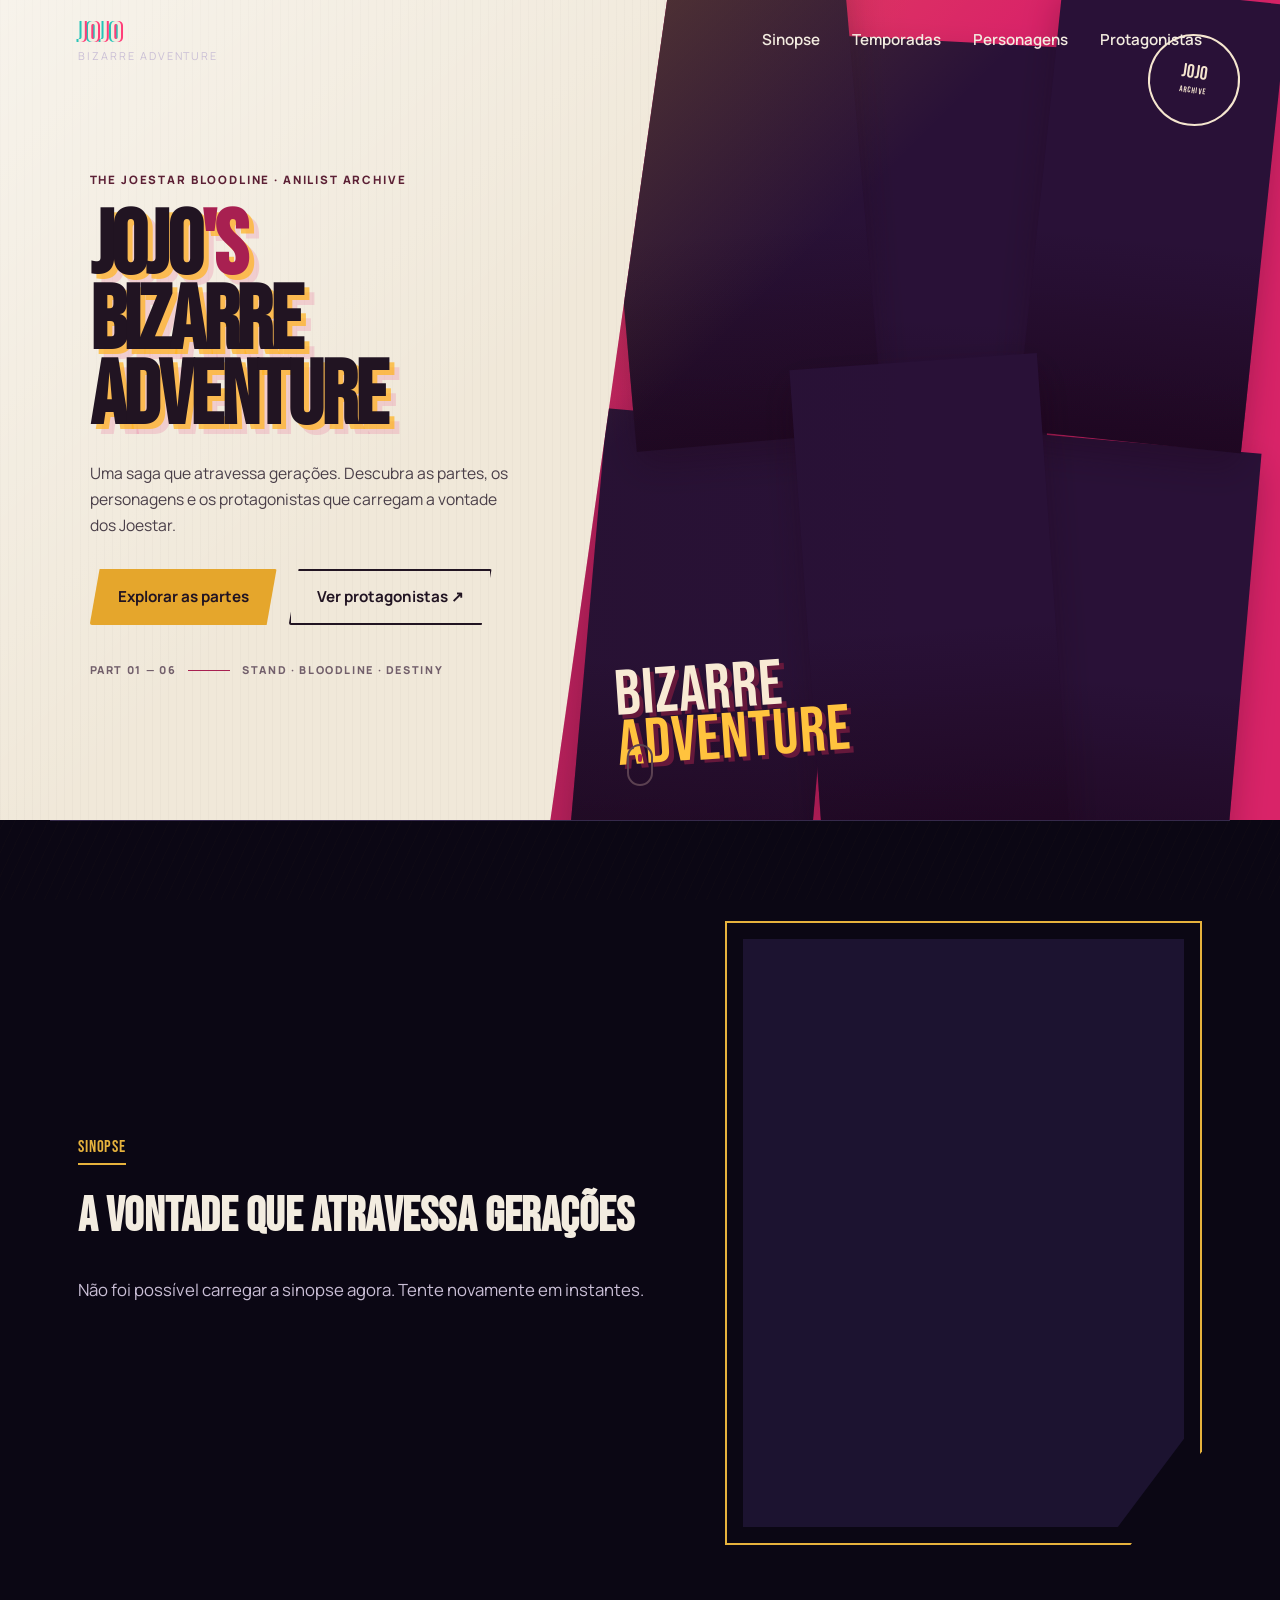
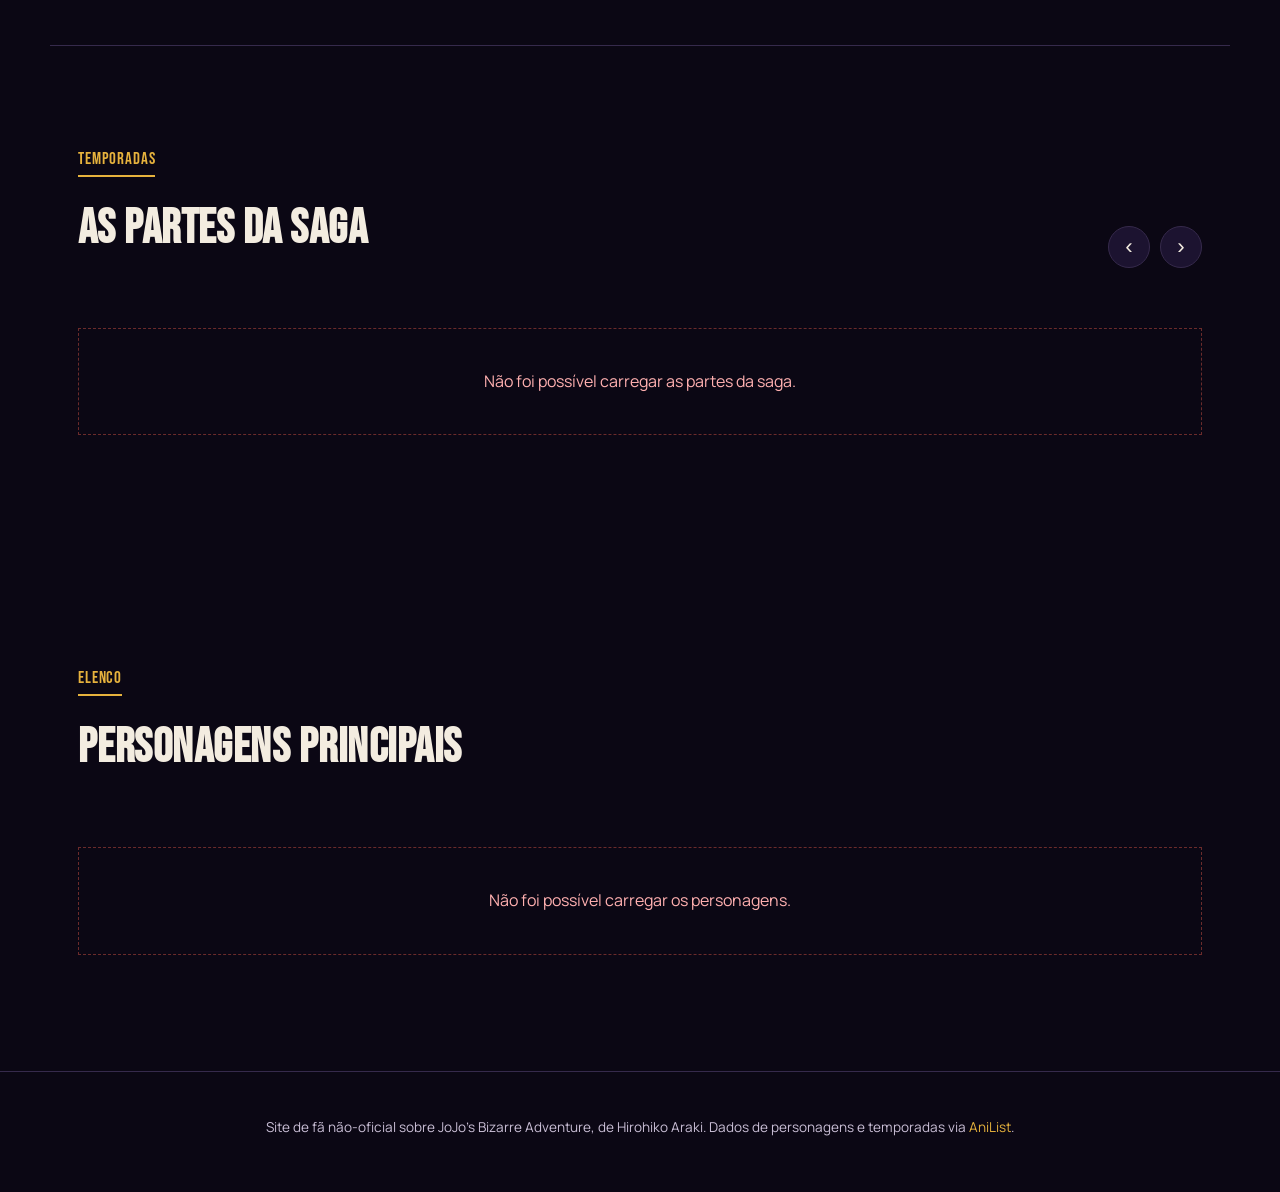
<file: index.html>
<!doctype html>
<html lang="pt-BR">
  <head>
    <meta charset="UTF-8" />
    <meta name="viewport" content="width=device-width, initial-scale=1.0" />
    <meta
      name="description"
      content="Site sobre JoJo's Bizarre Adventure — sinopse, partes da saga e personagens, com dados ao vivo da AniList."
    />
    <title>JoJo's Bizarre Adventure — Guia da Saga</title>
    <link rel="preconnect" href="https://fonts.googleapis.com" />
    <link rel="preconnect" href="https://fonts.gstatic.com" crossorigin />
    <link
      href="https://fonts.googleapis.com/css2?family=Bebas+Neue&family=Manrope:wght@400;500;600;700;800&display=swap"
      rel="stylesheet"
    />
    <link rel="stylesheet" href="./style.css" />
    <script src="./script.js" defer></script>
  </head>
  <body>
    <div class="textura-fundo" aria-hidden="true"></div>

    <header class="cabecalho" id="cabecalho">
      <div class="cabecalho__conteudo">
        <a href="#topo" class="marca">
          <span class="marca__aura">JOJO</span>
          <span class="marca__sub">Bizarre Adventure</span>
        </a>

        <nav class="navegacao" id="navegacao">
          <a href="#sinopse">Sinopse</a>
          <a href="#temporadas">Temporadas</a>
          <a href="#personagens">Personagens</a>
          <a href="./protagonistas.html">Protagonistas</a>
        </nav>

        <button
          class="botao-menu"
          id="botaoMenu"
          aria-expanded="false"
          aria-controls="navegacao"
          aria-label="Abrir menu de navegação"
        >
          <span></span><span></span><span></span>
        </button>
      </div>
    </header>

    <main id="topo">
      <section class="hero hero--editorial" id="hero" aria-label="Abertura">
        <div class="hero__fundo-grafico" aria-hidden="true"></div>
        <div class="hero__conteudo">
          <p class="hero__selo">THE JOESTAR BLOODLINE · ANILIST ARCHIVE</p>
          <h1 class="hero__titulo">
            JOJO<span class="hero__titulo-marca">'S</span><br />
            BIZARRE<br />
            ADVENTURE
          </h1>
          <p class="hero__descricao">
            Uma saga que atravessa gerações. Descubra as partes, os personagens e os protagonistas que carregam a vontade dos Joestar.
          </p>
          <div class="hero__acoes">
            <a href="#temporadas" class="botao botao--primario">Explorar as partes</a>
            <a href="./protagonistas.html" class="botao botao--secundario">Ver protagonistas ↗</a>
          </div>
          <div class="hero__assinatura">PART 01 — 06 <span></span> STAND · BLOODLINE · DESTINY</div>
        </div>

        <div class="hero__collage" id="heroCollage" aria-label="Personagens da saga">
          <div class="hero__painel hero__painel--a"></div>
          <div class="hero__painel hero__painel--b"></div>
          <div class="hero__painel hero__painel--c"></div>
          <div class="hero__painel hero__painel--d"></div>
          <div class="hero__painel hero__painel--e"></div>
          <div class="hero__painel hero__painel--f"></div>
          <div class="hero__colagem-titulo">BIZARRE<br /><span>ADVENTURE</span></div>
          <div class="hero__badge">JOJO<br /><small>ARCHIVE</small></div>
        </div>

        <a href="#sinopse" class="hero__rolar" aria-label="Rolar para a sinopse"><span></span></a>
      </section>

      <section class="sinopse" id="sinopse" aria-labelledby="sinopse-titulo">
        <div class="sinopse__texto">
          <span class="rotulo-secao">Sinopse</span>
          <h2 id="sinopse-titulo">A vontade que atravessa gerações</h2>
          <p id="sinopseConteudo" class="sinopse__paragrafo">
            Carregando sinopse da AniList...
          </p>
          <div class="sinopse__meta" id="sinopseMeta" aria-hidden="true"></div>
        </div>
        <div class="sinopse__moldura">
          <div class="sinopse__imagem" id="sinopseImagem"></div>
        </div>
      </section>

      <section class="temporadas" id="temporadas" aria-labelledby="temporadas-titulo">
        <div class="secao-cabecalho">
          <div>
            <span class="rotulo-secao">Temporadas</span>
            <h2 id="temporadas-titulo">As partes da saga</h2>
          </div>
          <div class="carrossel-controles">
            <button class="carrossel-seta" id="setaEsquerda" aria-label="Parte anterior">‹</button>
            <button class="carrossel-seta" id="setaDireita" aria-label="Próxima parte">›</button>
          </div>
        </div>
        <div class="carrossel" id="carrosselTemporadas" tabindex="0">
          <p class="mensagem-carregando">Carregando partes da saga...</p>
        </div>
      </section>

      <section class="personagens" id="personagens" aria-labelledby="personagens-titulo">
        <div class="secao-cabecalho">
          <div>
            <span class="rotulo-secao">Elenco</span>
            <h2 id="personagens-titulo">Personagens principais</h2>
          </div>
        </div>
        <div class="grade-personagens" id="gradePersonagens" aria-live="polite">
          <p class="mensagem-carregando">Carregando personagens...</p>
        </div>
      </section>
    </main>

    <footer class="rodape">
      <p>
        Site de fã não-oficial sobre JoJo's Bizarre Adventure, de Hirohiko Araki.
        Dados de personagens e temporadas via
        <a href="https://anilist.co" target="_blank" rel="noopener noreferrer">AniList</a>.
      </p>
    </footer>

    <div class="modal" id="modalPersonagem" role="dialog" aria-modal="true" aria-labelledby="modalNome" hidden>
      <div class="modal__fundo" id="modalFundo"></div>
      <div class="modal__caixa">
        <button class="modal__fechar" id="modalFechar" aria-label="Fechar">×</button>
        <div class="modal__imagem" id="modalImagem"></div>
        <div class="modal__conteudo">
          <p class="modal__nome-nativo" id="modalNomeNativo"></p>
          <h3 id="modalNome"></h3>
          <div class="modal__dados" id="modalDados"></div>
          <p class="modal__descricao" id="modalDescricao"></p>
          <a
            href="#"
            id="modalLink"
            class="modal__link"
            target="_blank"
            rel="noopener noreferrer"
            >Ver perfil completo na AniList →</a
          >
        </div>
      </div>
    </div>
  </body>
</html>
</file>
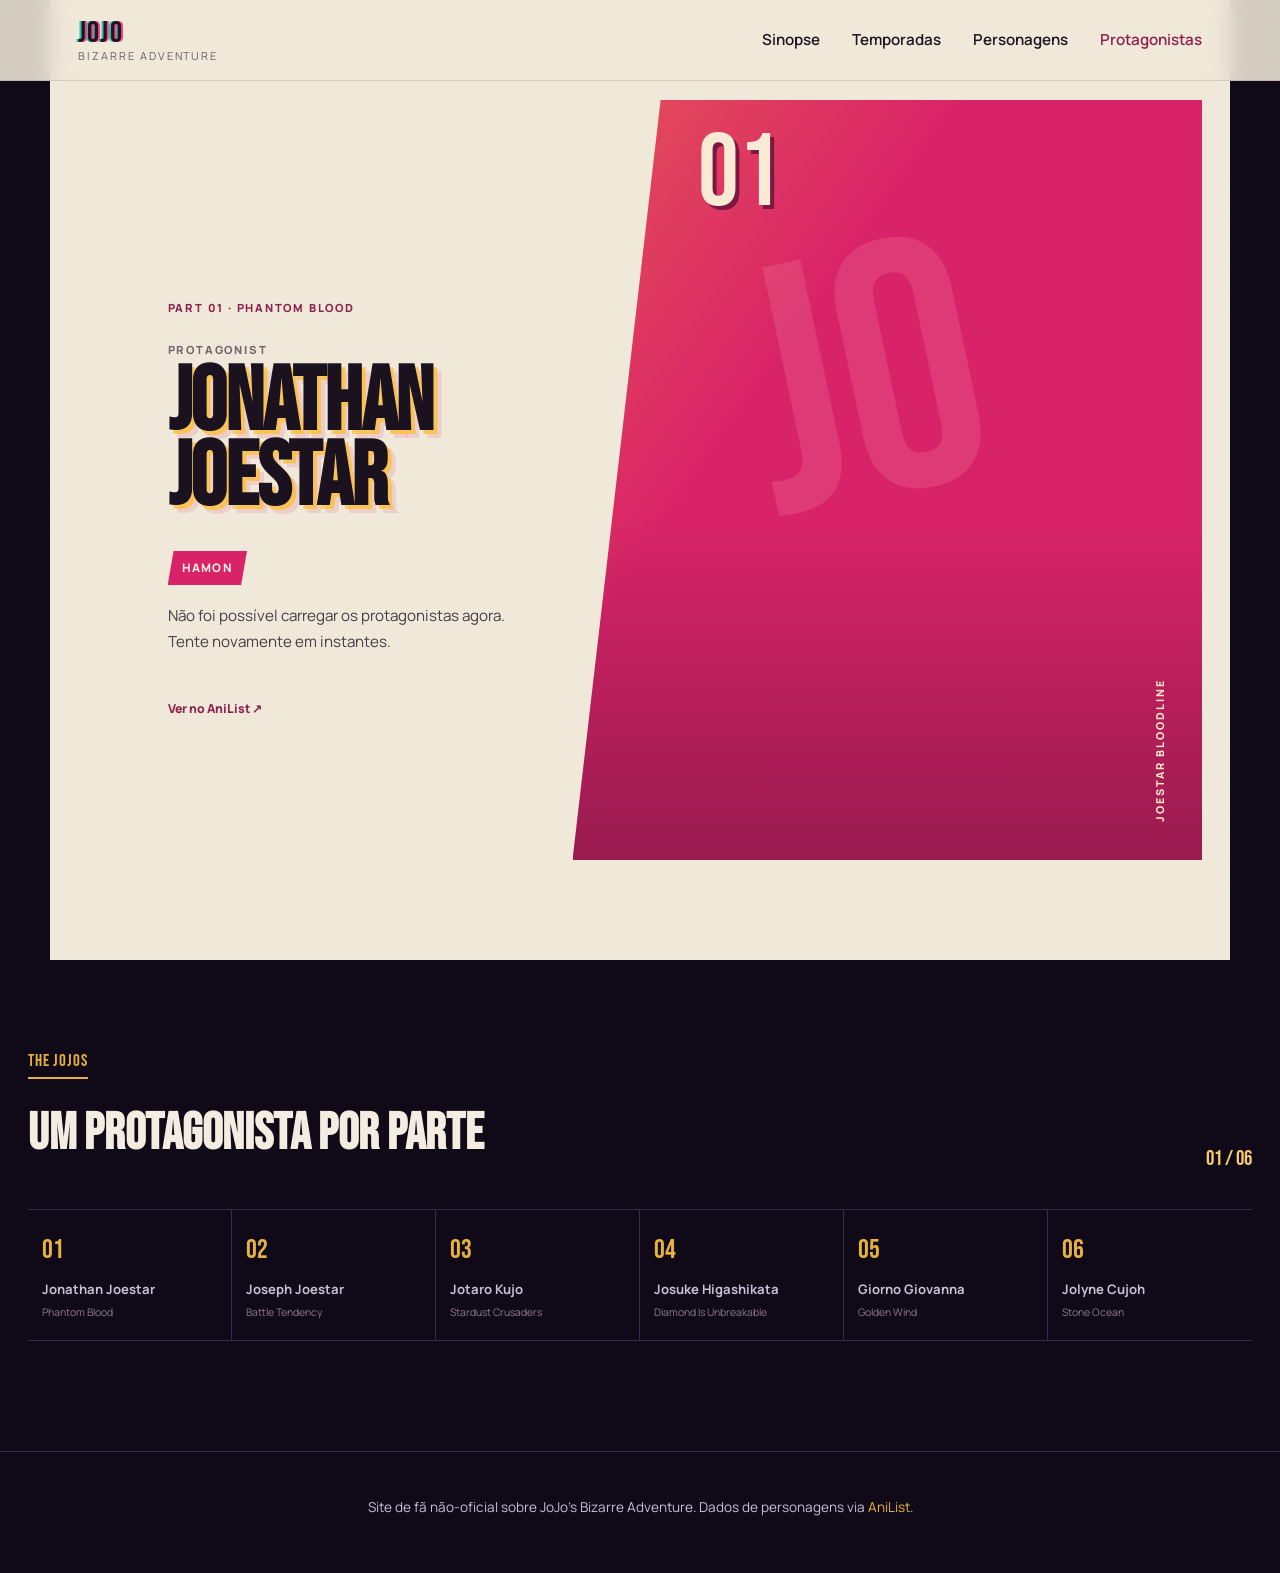
<file: protagonistas.html>
<!doctype html>
<html lang="pt-BR">
<head>
  <meta charset="UTF-8" />
  <meta name="viewport" content="width=device-width, initial-scale=1.0" />
  <meta name="description" content="Protagonistas das partes animadas de JoJo's Bizarre Adventure." />
  <title>JoJo — Protagonistas</title>
  <link rel="preconnect" href="https://fonts.googleapis.com" />
  <link rel="preconnect" href="https://fonts.gstatic.com" crossorigin />
  <link href="https://fonts.googleapis.com/css2?family=Bebas+Neue&family=Manrope:wght@400;500;600;700;800&display=swap" rel="stylesheet" />
  <link rel="stylesheet" href="./style.css" />
  <link rel="stylesheet" href="./protagonistas.css" />
  <script src="./protagonistas.js" defer></script>
</head>
<body class="pagina-protagonistas">
  <div class="textura-fundo" aria-hidden="true"></div>
  <header class="cabecalho" id="cabecalho">
    <div class="cabecalho__conteudo">
      <a href="./index.html" class="marca">
        <span class="marca__aura">JOJO</span>
        <span class="marca__sub">Bizarre Adventure</span>
      </a>
      <nav class="navegacao" id="navegacao">
        <a href="./index.html#sinopse">Sinopse</a>
        <a href="./index.html#temporadas">Temporadas</a>
        <a href="./index.html#personagens">Personagens</a>
        <a href="./protagonistas.html" aria-current="page">Protagonistas</a>
      </nav>
      <button class="botao-menu" id="botaoMenu" aria-expanded="false" aria-controls="navegacao" aria-label="Abrir menu de navegação"><span></span><span></span><span></span></button>
    </div>
  </header>

  <main class="protagonistas-main">
    <section class="protagonista-hero" aria-label="Protagonistas de JoJo">
      <div class="protagonista-hero__texto">
        <p class="protagonista-hero__eyebrow" id="protagonistaParte">PART 01 · PHANTOM BLOOD</p>
        <p class="protagonista-hero__rotulo">PROTAGONIST</p>
        <h1 id="protagonistaNome">Jonathan Joestar</h1>
        <p class="protagonista-hero__nativo" id="protagonistaNativo"></p>
        <p class="protagonista-hero__stand" id="protagonistaStand">HAMON</p>
        <p class="protagonista-hero__descricao" id="protagonistaDescricao">Carregando informações da AniList...</p>
        <div class="protagonista-dados" id="protagonistaDados"></div>
        <a class="protagonista-link" id="protagonistaLink" href="#" target="_blank" rel="noopener noreferrer">Ver no AniList ↗</a>
      </div>
      <div class="protagonista-hero__visual">
        <div class="protagonista-hero__numero" id="protagonistaNumero">01</div>
        <div class="protagonista-hero__faixa">JOESTAR BLOODLINE</div>
        <div class="protagonista-hero__imagem" id="protagonistaImagem"></div>
        <div class="protagonista-hero__grafismo" aria-hidden="true">JO</div>
      </div>
    </section>

    <section class="seletor-protagonistas" aria-label="Escolha uma parte">
      <div class="seletor-protagonistas__cabecalho">
        <div>
          <span class="rotulo-secao">The JoJos</span>
          <h2>Um protagonista por parte</h2>
        </div>
        <span class="seletor-protagonistas__contador" id="contador">01 / 06</span>
      </div>
      <div class="protagonista-tabs" id="protagonistaTabs"></div>
    </section>
  </main>

  <footer class="rodape">
    <p>Site de fã não-oficial sobre JoJo's Bizarre Adventure. Dados de personagens via <a href="https://anilist.co" target="_blank" rel="noopener noreferrer">AniList</a>.</p>
  </footer>
</body>
</html>
</file>
<file: style.css>
/* =========================================================
   JOJO'S BIZARRE ADVENTURE — GUIA DA SAGA
   Paleta inspirada na energia dos Stands: noite profunda,
   ouro de "Golden Wind" e magenta de "Stardust Crusaders".
   ========================================================= */

:root {
  --preto-stand: #0b0714;
  --roxo-noite: #150d24;
  --roxo-painel: #1c1330;
  --linha: #362a4c;
  --creme: #f3ece0;
  --creme-suave: #cabfd6;
  --ouro: #e6b23d;
  --ouro-forte: #f4cd6a;
  --magenta: #ff3d78;
  --ciano: #26c4b8;

  --fonte-display: "Bebas Neue", "Arial Narrow", sans-serif;
  --fonte-corpo: "Manrope", "Segoe UI", sans-serif;

  --largura-conteudo: 1180px;
}

* {
  box-sizing: border-box;
}

html {
  scroll-behavior: smooth;
  scroll-padding-top: 88px;
}

body {
  margin: 0;
  background: var(--preto-stand);
  color: var(--creme);
  font-family: var(--fonte-corpo);
  line-height: 1.6;
  -webkit-font-smoothing: antialiased;
}

@media (prefers-reduced-motion: reduce) {
  html {
    scroll-behavior: auto;
  }
  * {
    animation-duration: 0.01ms !important;
    transition-duration: 0.01ms !important;
  }
}

img {
  max-width: 100%;
  display: block;
}

a {
  color: inherit;
}

/* Textura de fundo: hachura fina lembrando trama de mangá */
.textura-fundo {
  position: fixed;
  inset: 0;
  z-index: 0;
  pointer-events: none;
  opacity: 0.5;
  background-image: repeating-linear-gradient(
    115deg,
    rgba(230, 178, 61, 0.035) 0px,
    rgba(230, 178, 61, 0.035) 1px,
    transparent 1px,
    transparent 10px
  );
}

.rotulo-secao {
  display: inline-block;
  font-family: var(--fonte-display);
  font-size: 1.05rem;
  letter-spacing: 0.05em;
  color: var(--ouro);
  border-bottom: 2px solid var(--ouro);
  padding-bottom: 2px;
  margin-bottom: 14px;
}

/* ---------------------------------------------------------
   CABEÇALHO
   --------------------------------------------------------- */
.cabecalho {
  position: fixed;
  top: 0;
  left: 0;
  right: 0;
  z-index: 40;
  background: transparent;
  transition: background-color 0.35s ease, border-color 0.35s ease, box-shadow 0.35s ease;
  border-bottom: 1px solid transparent;
}

.cabecalho.cabecalho--solido {
  background: rgba(11, 7, 20, 0.92);
  backdrop-filter: blur(10px);
  border-bottom: 1px solid var(--linha);
  box-shadow: 0 12px 30px rgba(0, 0, 0, 0.35);
}

.cabecalho__conteudo {
  max-width: var(--largura-conteudo);
  margin: 0 auto;
  padding: 18px 28px;
  display: flex;
  align-items: center;
  justify-content: space-between;
  gap: 24px;
}

.marca {
  text-decoration: none;
  display: flex;
  flex-direction: column;
  line-height: 1;
}

.marca__aura {
  font-family: var(--fonte-display);
  font-size: 1.9rem;
  color: var(--creme);
  letter-spacing: 0.04em;
  text-shadow: 2px 0 0 var(--magenta), -2px 0 0 var(--ciano);
}

.marca__sub {
  font-size: 0.68rem;
  letter-spacing: 0.18em;
  text-transform: uppercase;
  color: var(--creme-suave);
  margin-top: 3px;
}

.navegacao {
  display: flex;
  gap: 32px;
}

.navegacao a {
  text-decoration: none;
  color: var(--creme);
  font-weight: 600;
  font-size: 0.95rem;
  position: relative;
  padding: 4px 0;
}

.navegacao a::after {
  content: "";
  position: absolute;
  left: 0;
  bottom: -2px;
  height: 2px;
  width: 0;
  background: var(--ouro);
  transition: width 0.25s ease;
}

.navegacao a:hover::after,
.navegacao a:focus-visible::after {
  width: 100%;
}

.botao-menu {
  display: none;
  flex-direction: column;
  justify-content: center;
  gap: 5px;
  width: 40px;
  height: 40px;
  background: none;
  border: 1px solid var(--linha);
  border-radius: 8px;
  cursor: pointer;
  padding: 0;
}

.botao-menu span {
  display: block;
  width: 20px;
  height: 2px;
  margin: 0 auto;
  background: var(--creme);
  transition: transform 0.25s ease, opacity 0.25s ease;
}

.botao-menu[aria-expanded="true"] span:nth-child(1) {
  transform: translateY(7px) rotate(45deg);
}
.botao-menu[aria-expanded="true"] span:nth-child(2) {
  opacity: 0;
}
.botao-menu[aria-expanded="true"] span:nth-child(3) {
  transform: translateY(-7px) rotate(-45deg);
}

/* ---------------------------------------------------------
   HERO
   --------------------------------------------------------- */
.hero {
  position: relative;
  min-height: 100vh;
  display: flex;
  align-items: center;
  overflow: hidden;
  background: linear-gradient(160deg, #1a1128 0%, var(--preto-stand) 62%);
}

.hero__imagem {
  position: absolute;
  inset: 0;
  background-size: cover;
  background-position: center 20%;
  opacity: 0.55;
  filter: saturate(1.15) contrast(1.05);
  transform: scale(1.02);
}

.hero__imagem::after {
  content: "";
}

.hero__corte {
  position: absolute;
  inset: 0;
  background:
    linear-gradient(100deg, var(--preto-stand) 0%, var(--preto-stand) 30%, transparent 62%),
    linear-gradient(to top, var(--preto-stand) 0%, transparent 32%);
}

.hero__conteudo {
  position: relative;
  z-index: 2;
  max-width: var(--largura-conteudo);
  width: 100%;
  margin: 0 auto;
  padding: 140px 28px 120px;
}

.hero__selo {
  font-weight: 700;
  letter-spacing: 0.02em;
  color: var(--ouro-forte);
  margin: 0 0 18px;
  font-size: 0.95rem;
}

.hero__titulo {
  font-family: var(--fonte-display);
  font-size: clamp(3.6rem, 9vw, 7.5rem);
  line-height: 0.92;
  margin: 0 0 26px;
  color: var(--creme);
  text-shadow: 3px 3px 0 var(--magenta), 6px 6px 0 rgba(38, 196, 184, 0.55);
  max-width: 780px;
}

.hero__titulo-marca {
  color: var(--ouro-forte);
}

.hero__descricao {
  max-width: 480px;
  color: var(--creme-suave);
  font-size: 1.05rem;
  margin-bottom: 36px;
}

.hero__acoes {
  display: flex;
  gap: 18px;
  flex-wrap: wrap;
}

.botao {
  display: inline-flex;
  align-items: center;
  gap: 8px;
  padding: 14px 26px;
  border-radius: 2px;
  font-weight: 700;
  font-size: 0.95rem;
  text-decoration: none;
  border: 2px solid transparent;
  transition: transform 0.2s ease, background-color 0.2s ease, color 0.2s ease, border-color 0.2s ease;
  clip-path: polygon(10px 0, 100% 0, calc(100% - 10px) 100%, 0 100%);
}

.botao--primario {
  background: var(--ouro);
  color: var(--preto-stand);
}

.botao--primario:hover {
  background: var(--ouro-forte);
  transform: translateY(-2px);
}

.botao--secundario {
  border-color: var(--creme-suave);
  color: var(--creme);
}

.botao--secundario:hover {
  border-color: var(--ouro);
  color: var(--ouro);
  transform: translateY(-2px);
}

.hero__rolar {
  position: absolute;
  bottom: 34px;
  left: 50%;
  transform: translateX(-50%);
  z-index: 2;
  width: 26px;
  height: 42px;
  border: 2px solid var(--creme-suave);
  border-radius: 20px;
}

.hero__rolar span {
  position: absolute;
  top: 8px;
  left: 50%;
  transform: translateX(-50%);
  width: 4px;
  height: 8px;
  background: var(--ouro);
  border-radius: 2px;
  animation: rolar 1.8s ease-in-out infinite;
}

@keyframes rolar {
  0% {
    opacity: 1;
    top: 8px;
  }
  70% {
    opacity: 0;
    top: 22px;
  }
  100% {
    opacity: 0;
    top: 8px;
  }
}

/* ---------------------------------------------------------
   LAYOUT GERAL DE SEÇÃO
   --------------------------------------------------------- */
main > section {
  position: relative;
  z-index: 1;
  max-width: var(--largura-conteudo);
  margin: 0 auto;
  padding: 100px 28px;
}

.secao-cabecalho {
  display: flex;
  align-items: flex-end;
  justify-content: space-between;
  gap: 24px;
  margin-bottom: 44px;
}

.secao-cabecalho h2,
.sinopse__texto h2 {
  font-family: var(--fonte-display);
  font-size: clamp(2.1rem, 4vw, 3rem);
  margin: 0;
  letter-spacing: 0.01em;
}

/* ---------------------------------------------------------
   SINOPSE
   --------------------------------------------------------- */
.sinopse {
  display: grid;
  grid-template-columns: 1.1fr 0.9fr;
  gap: 64px;
  align-items: center;
  border-top: 1px solid var(--linha);
}

.sinopse__paragrafo {
  color: var(--creme-suave);
  font-size: 1.05rem;
  max-width: 60ch;
  margin: 22px 0 28px;
}

.sinopse__meta {
  display: flex;
  flex-wrap: wrap;
  gap: 10px;
}

.chip {
  padding: 6px 14px;
  border: 1px solid var(--linha);
  border-radius: 999px;
  font-size: 0.82rem;
  color: var(--creme-suave);
}

.sinopse__moldura {
  position: relative;
  padding: 18px;
}

.sinopse__moldura::before {
  content: "";
  position: absolute;
  inset: 0;
  border: 2px solid var(--ouro);
  clip-path: polygon(0 0, 100% 0, 100% 85%, 85% 100%, 0 100%);
}

.sinopse__imagem {
  aspect-ratio: 3 / 4;
  background-size: cover;
  background-position: center;
  background-color: var(--roxo-painel);
  clip-path: polygon(0 0, 100% 0, 100% 85%, 85% 100%, 0 100%);
}

/* ---------------------------------------------------------
   CARROSSEL DE TEMPORADAS
   --------------------------------------------------------- */
.temporadas {
  border-top: 1px solid var(--linha);
}

.carrossel-controles {
  display: flex;
  gap: 10px;
}

.carrossel-seta {
  width: 42px;
  height: 42px;
  border-radius: 50%;
  border: 1px solid var(--linha);
  background: var(--roxo-painel);
  color: var(--creme);
  font-size: 1.4rem;
  cursor: pointer;
  transition: border-color 0.2s ease, color 0.2s ease;
}

.carrossel-seta:hover {
  border-color: var(--ouro);
  color: var(--ouro);
}

.carrossel {
  display: flex;
  gap: 22px;
  overflow-x: auto;
  scroll-snap-type: x mandatory;
  padding-bottom: 14px;
  scrollbar-width: thin;
  scrollbar-color: var(--linha) transparent;
}

.cartao-parte {
  position: relative;
  flex: 0 0 260px;
  scroll-snap-align: start;
  background: var(--roxo-painel);
  border: 1px solid var(--linha);
  text-decoration: none;
  color: var(--creme);
  overflow: hidden;
  clip-path: polygon(0 0, 100% 0, 100% 100%, 18px 100%, 0 calc(100% - 18px));
  transition: transform 0.25s ease, border-color 0.25s ease;
}

.cartao-parte:hover {
  transform: translateY(-6px);
  border-color: var(--ouro);
}

.cartao-parte__numero {
  position: absolute;
  top: 12px;
  left: 12px;
  z-index: 2;
  font-family: var(--fonte-display);
  font-size: 1.6rem;
  color: var(--preto-stand);
  background: var(--ouro-forte);
  padding: 2px 12px 0;
  line-height: 1.5;
}

.cartao-parte__imagem {
  width: 100%;
  height: 340px;
  background-size: cover;
  background-position: center;
  background-color: #241a38;
}

.cartao-parte__corpo {
  padding: 16px 18px 22px;
}

.cartao-parte__titulo {
  font-weight: 800;
  font-size: 1.02rem;
  margin: 0 0 6px;
  line-height: 1.25;
}

.cartao-parte__info {
  font-size: 0.82rem;
  color: var(--creme-suave);
}

/* ---------------------------------------------------------
   PERSONAGENS
   --------------------------------------------------------- */
.grade-personagens {
  display: grid;
  grid-template-columns: repeat(auto-fill, minmax(190px, 1fr));
  gap: 22px;
}

.cartao-personagem {
  background: var(--roxo-painel);
  border: 1px solid var(--linha);
  cursor: pointer;
  overflow: hidden;
  text-align: left;
  padding: 0;
  color: var(--creme);
  font: inherit;
  transition: transform 0.22s ease, border-color 0.22s ease;
}

.cartao-personagem:hover,
.cartao-personagem:focus-visible {
  transform: translateY(-4px);
  border-color: var(--ouro);
  outline: none;
}

.cartao-personagem__imagem {
  width: 100%;
  height: 240px;
  background-size: cover;
  background-position: center top;
  background-color: #241a38;
}

.cartao-personagem__corpo {
  padding: 14px 16px 18px;
}

.cartao-personagem__nome {
  font-weight: 800;
  font-size: 0.98rem;
  margin: 0 0 4px;
}

.cartao-personagem__favoritos {
  font-size: 0.78rem;
  color: var(--ouro);
}

/* ---------------------------------------------------------
   MENSAGENS DE ESTADO
   --------------------------------------------------------- */
.mensagem-carregando,
.mensagem-erro {
  grid-column: 1 / -1;
  padding: 40px 20px;
  text-align: center;
  color: var(--creme-suave);
  border: 1px dashed var(--linha);
  width: 100%;
}

.mensagem-erro {
  color: #ffb0b0;
  border-color: #6b2b2b;
}

/* ---------------------------------------------------------
   MODAL DE PERSONAGEM
   --------------------------------------------------------- */
.modal {
  position: fixed;
  inset: 0;
  z-index: 100;
  display: flex;
  align-items: center;
  justify-content: center;
  padding: 24px;
}

.modal[hidden] {
  display: none;
}

.modal__fundo {
  position: absolute;
  inset: 0;
  background: rgba(6, 4, 12, 0.82);
  backdrop-filter: blur(4px);
}

.modal__caixa {
  position: relative;
  z-index: 1;
  background: var(--roxo-painel);
  border: 1px solid var(--linha);
  max-width: 720px;
  width: 100%;
  max-height: 86vh;
  overflow-y: auto;
  display: grid;
  grid-template-columns: 240px 1fr;
  animation: aparecer 0.22s ease;
}

@keyframes aparecer {
  from {
    opacity: 0;
    transform: scale(0.97);
  }
  to {
    opacity: 1;
    transform: scale(1);
  }
}

.modal__imagem {
  background-size: cover;
  background-position: center top;
  background-color: #241a38;
  min-height: 260px;
}

.modal__conteudo {
  padding: 28px 26px;
}

.modal__nome-nativo {
  margin: 0 0 4px;
  color: var(--creme-suave);
  font-size: 0.85rem;
  min-height: 1.2em;
}

.modal__conteudo h3 {
  font-family: var(--fonte-display);
  font-size: 1.9rem;
  margin: 0 0 14px;
  letter-spacing: 0.01em;
}

.modal__dados {
  display: flex;
  flex-wrap: wrap;
  gap: 8px;
  margin-bottom: 16px;
}

.modal__descricao {
  color: var(--creme-suave);
  font-size: 0.95rem;
  line-height: 1.6;
}

.modal__link {
  display: inline-block;
  margin-top: 16px;
  color: var(--ouro);
  font-weight: 700;
  text-decoration: none;
}

.modal__link:hover {
  text-decoration: underline;
}

.modal__fechar {
  position: absolute;
  top: 10px;
  right: 10px;
  z-index: 2;
  width: 34px;
  height: 34px;
  border-radius: 50%;
  border: 1px solid var(--linha);
  background: rgba(11, 7, 20, 0.7);
  color: var(--creme);
  font-size: 1.3rem;
  line-height: 1;
  cursor: pointer;
}

.modal__fechar:hover {
  border-color: var(--ouro);
  color: var(--ouro);
}

/* ---------------------------------------------------------
   RODAPÉ
   --------------------------------------------------------- */
.rodape {
  position: relative;
  z-index: 1;
  border-top: 1px solid var(--linha);
  padding: 32px 28px 40px;
  text-align: center;
  color: var(--creme-suave);
  font-size: 0.85rem;
}

.rodape a {
  color: var(--ouro);
  text-decoration: none;
}

.rodape a:hover {
  text-decoration: underline;
}

/* ---------------------------------------------------------
   RESPONSIVO
   --------------------------------------------------------- */
@media (max-width: 860px) {
  .sinopse {
    grid-template-columns: 1fr;
  }

  .sinopse__moldura {
    order: -1;
    max-width: 360px;
    margin: 0 auto;
  }

  .modal__caixa {
    grid-template-columns: 1fr;
  }

  .modal__imagem {
    min-height: 220px;
  }
}

@media (max-width: 720px) {
  .botao-menu {
    display: flex;
  }

  .navegacao {
    position: absolute;
    top: 100%;
    left: 0;
    right: 0;
    background: rgba(11, 7, 20, 0.97);
    border-bottom: 1px solid var(--linha);
    flex-direction: column;
    gap: 0;
    padding: 8px 28px 18px;
    transform: translateY(-8px);
    opacity: 0;
    pointer-events: none;
    transition: transform 0.2s ease, opacity 0.2s ease;
  }

  .navegacao.navegacao--aberta {
    transform: translateY(0);
    opacity: 1;
    pointer-events: auto;
  }

  .navegacao a {
    padding: 12px 0;
    border-bottom: 1px solid var(--linha);
  }

  .navegacao a:last-child {
    border-bottom: none;
  }

  main > section {
    padding: 72px 20px;
  }

  .secao-cabecalho {
    flex-direction: column;
    align-items: flex-start;
    gap: 14px;
  }
}


/* =========================================================
   HERO EDITORIAL — colagem inspirada na referência
   ========================================================= */
.hero.hero--editorial {
  min-height: 820px;
  max-width: none;
  width: 100%;
  margin: 0;
  padding: 0;
  display: grid;
  grid-template-columns: minmax(440px, .86fr) minmax(620px, 1.14fr);
  align-items: stretch;
  background: #f0e8d9;
  color: #17101e;
  overflow: hidden;
}

.hero--editorial .hero__fundo-grafico {
  position: absolute;
  inset: 0;
  z-index: 0;
  background:
    linear-gradient(135deg, rgba(255,255,255,.48), transparent 42%),
    repeating-linear-gradient(90deg, rgba(28,16,28,.025) 0 1px, transparent 1px 8px);
}

.hero--editorial .hero__conteudo {
  z-index: 4;
  align-self: center;
  max-width: 720px;
  padding: 150px 38px 120px clamp(28px, 7vw, 104px);
  margin: 0;
  color: #17101e;
}

.hero--editorial .hero__selo {
  margin-bottom: 20px;
  color: #5c2035;
  font-size: .72rem;
  font-weight: 900;
  letter-spacing: .16em;
}

.hero--editorial .hero__titulo {
  max-width: 650px;
  margin: 0 0 26px;
  color: #211422;
  font-size: clamp(4.6rem, 7vw, 8.2rem);
  line-height: .84;
  letter-spacing: -.025em;
  text-shadow: 5px 5px 0 rgba(255, 179, 32, .72), 10px 10px 0 rgba(226, 35, 111, .15);
}

.hero--editorial .hero__titulo-marca { color: #a82051; }

.hero--editorial .hero__descricao {
  max-width: 440px;
  margin-bottom: 30px;
  color: #493e48;
  font-size: .98rem;
  line-height: 1.65;
}

.hero--editorial .hero__acoes { gap: 12px; }

.hero--editorial .botao--primario {
  background: #e5a62c;
  color: #211422;
}

.hero--editorial .botao--secundario,
.hero--editorial .botao--destaque {
  border-color: #211422;
  color: #211422;
  background: transparent;
}

.hero--editorial .botao--secundario:hover,
.hero--editorial .botao--destaque:hover {
  border-color: #a82051;
  color: #a82051;
}

.hero__assinatura {
  display: flex;
  align-items: center;
  gap: 12px;
  margin-top: 36px;
  color: #725f6b;
  font-size: .68rem;
  font-weight: 900;
  letter-spacing: .15em;
}

.hero__assinatura span {
  display: block;
  width: 42px;
  height: 1px;
  background: #a82051;
}

.hero--editorial .hero__collage {
  position: relative;
  min-height: 820px;
  overflow: hidden;
  background: #d92368;
  clip-path: polygon(16% 0, 100% 0, 100% 100%, 0 100%);
}

.hero__collage::before {
  content: "";
  position: absolute;
  inset: 0;
  z-index: 3;
  background:
    linear-gradient(135deg, rgba(255,194,52,.22), transparent 33%),
    linear-gradient(90deg, rgba(33,20,34,.18), transparent 50%);
  pointer-events: none;
}

.hero__painel {
  position: absolute;
  z-index: 1;
  background-size: cover;
  background-position: center top;
  background-color: #2b1737;
  filter: saturate(1.15) contrast(1.05);
  box-shadow: 0 16px 35px rgba(34, 10, 25, .28);
}

.hero__painel::after {
  content: "";
  position: absolute;
  inset: 0;
  background: linear-gradient(180deg, transparent 55%, rgba(28, 9, 25, .65));
}

.hero__painel--a { width: 34%; height: 57%; left: 9%; top: -3%; transform: rotate(-5deg); }
.hero__painel--b { width: 33%; height: 62%; left: 36%; top: 5%; transform: rotate(3deg); }
.hero__painel--c { width: 31%; height: 55%; right: 2%; top: -1%; transform: rotate(6deg); }
.hero__painel--d { width: 33%; height: 55%; left: 5%; bottom: -6%; transform: rotate(5deg); }
.hero__painel--e { width: 34%; height: 59%; left: 35%; bottom: -3%; transform: rotate(-4deg); }
.hero__painel--f { width: 31%; height: 53%; right: 5%; bottom: -7%; transform: rotate(5deg); }

.hero__painel--a,
.hero__painel--c,
.hero__painel--e {
  z-index: 2;
}

.hero__painel--b,
.hero__painel--d,
.hero__painel--f {
  z-index: 1;
}

.hero__colagem-titulo {
  position: absolute;
  z-index: 6;
  left: 9%;
  bottom: 7%;
  color: #f8ead4;
  font-family: var(--fonte-display);
  font-size: clamp(3rem, 5vw, 6.2rem);
  line-height: .78;
  letter-spacing: .015em;
  text-shadow: 4px 4px 0 #65183b;
  transform: rotate(-4deg);
}

.hero__colagem-titulo span { color: #ffc33e; }

.hero__badge {
  position: absolute;
  z-index: 7;
  top: 34px;
  right: 40px;
  width: 92px;
  height: 92px;
  display: grid;
  place-content: center;
  text-align: center;
  border: 2px solid #f5e6cf;
  border-radius: 50%;
  color: #f5e6cf;
  font-family: var(--fonte-display);
  font-size: 1.2rem;
  line-height: .8;
  transform: rotate(8deg);
}

.hero__badge small {
  margin-top: 8px;
  font-family: inherit;
  font-size: .52rem;
  letter-spacing: .12em;
}

.hero--editorial .hero__rolar { border-color: #5b4151; }
.hero--editorial .hero__rolar span { background: #a82051; }

@media (max-width: 980px) {
  .hero.hero--editorial {
    grid-template-columns: 1fr;
    min-height: auto;
  }
  .hero--editorial .hero__conteudo { padding: 150px 28px 70px; }
  .hero--editorial .hero__collage { min-height: 620px; clip-path: none; }
}

@media (max-width: 720px) {
  .hero--editorial .hero__titulo { font-size: clamp(3.7rem, 16vw, 5.8rem); }
  .hero--editorial .hero__collage { min-height: 520px; }
  .hero__badge { right: 20px; top: 20px; width: 76px; height: 76px; }
  .hero__colagem-titulo { left: 7%; font-size: 3.3rem; }
}
</file>
<file: protagonistas.css>
/* ---------------------------------------------------------
   CABEÇALHO SOBRE A HERO CLARA
   --------------------------------------------------------- */
.pagina-protagonistas .cabecalho:not(.cabecalho--solido) {
  background: rgba(240, 232, 217, .88);
  border-bottom-color: rgba(27, 18, 32, .12);
  backdrop-filter: blur(10px);
}

.pagina-protagonistas .cabecalho:not(.cabecalho--solido) .marca__aura,
.pagina-protagonistas .cabecalho:not(.cabecalho--solido) .navegacao a {
  color: #211422;
}

.pagina-protagonistas .cabecalho:not(.cabecalho--solido) .marca__sub {
  color: #6f5b67;
}

.pagina-protagonistas .cabecalho:not(.cabecalho--solido) .navegacao a::after {
  background: #a82051;
}

.pagina-protagonistas .cabecalho:not(.cabecalho--solido) .navegacao a[aria-current="page"] {
  color: #8d234d;
}

.pagina-protagonistas .cabecalho:not(.cabecalho--solido) .botao-menu {
  border-color: rgba(33, 20, 34, .28);
}

.pagina-protagonistas .cabecalho:not(.cabecalho--solido) .botao-menu span {
  background: #211422;
}


.pagina-protagonistas { background: #100a18; }
.protagonistas-main { max-width: none; margin: 0; padding: 0; position: relative; z-index: 1; }

.protagonista-hero {
  min-height: 760px;
  display: grid;
  grid-template-columns: minmax(420px, .88fr) minmax(560px, 1.12fr);
  overflow: hidden;
  background: #f0e8d9;
  color: #1b1220;
  position: relative;
}

.protagonista-hero__texto {
  position: relative;
  z-index: 5;
  align-self: center;
  padding: 150px 44px 90px clamp(28px, 7vw, 100px);
  max-width: 700px;
}

.protagonista-hero__eyebrow,
.protagonista-hero__rotulo {
  margin: 0;
  font-size: .7rem;
  font-weight: 900;
  letter-spacing: .16em;
}
.protagonista-hero__eyebrow { color: #8d234d; margin-bottom: 24px; }
.protagonista-hero__rotulo { color: #79636e; margin-bottom: 7px; }
.protagonista-hero h1 {
  margin: 0;
  max-width: 620px;
  font-family: var(--fonte-display);
  font-size: clamp(4.3rem, 7vw, 8rem);
  line-height: .84;
  letter-spacing: -.015em;
  text-shadow: 4px 4px 0 rgba(255, 190, 43, .72), 8px 8px 0 rgba(217,35,104,.12);
}
.protagonista-hero__nativo { margin: 12px 0 0; color: #6f5b67; font-size: .9rem; }
.protagonista-hero__stand {
  display: inline-block;
  margin: 22px 0 18px;
  padding: 8px 14px;
  background: #d92368;
  color: #fff0df;
  font-size: .73rem;
  font-weight: 900;
  letter-spacing: .11em;
  clip-path: polygon(6px 0,100% 0,calc(100% - 6px) 100%,0 100%);
}
.protagonista-hero__descricao {
  max-width: 520px;
  margin: 0 0 22px;
  color: #493d47;
  font-size: .95rem;
  line-height: 1.7;
}
.protagonista-dados { display: grid; grid-template-columns: repeat(2, minmax(120px, 1fr)); max-width: 520px; gap: 8px; }
.protagonista-dado { padding: 10px 12px; border-top: 1px solid rgba(35,19,31,.16); }
.protagonista-dado span { display:block; color:#806c76; font-size:.61rem; font-weight:800; letter-spacing:.09em; text-transform:uppercase; }
.protagonista-dado strong { display:block; margin-top:2px; color:#241522; font-size:.8rem; }
.protagonista-link { display:inline-block; margin-top:22px; color:#8d234d; font-size:.77rem; font-weight:900; text-decoration:none; }
.protagonista-link:hover { text-decoration:underline; }

.protagonista-hero__visual {
  position: relative;
  min-height: 760px;
  background: #d92368;
  overflow: hidden;
  clip-path: polygon(14% 0,100% 0,100% 100%,0 100%);
}
.protagonista-hero__visual::before {
  content:""; position:absolute; inset:0; z-index:1;
  background: linear-gradient(125deg, rgba(255,188,48,.3), transparent 34%), linear-gradient(0deg, rgba(39,12,34,.36), transparent 45%);
}
.protagonista-hero__imagem {
  position:absolute; z-index:2; inset:4% 5% 0 14%;
  background-size: contain; background-repeat:no-repeat; background-position:center bottom;
  filter: drop-shadow(-22px 24px 26px rgba(39,10,32,.38));
}
.protagonista-hero__numero {
  position:absolute; z-index:4; top:34px; left:20%;
  font-family:var(--fonte-display); font-size:clamp(4rem,8vw,8rem); line-height:.8; color:#f9ead6;
  text-shadow:4px 4px 0 #7b1740;
}
.protagonista-hero__faixa {
  position:absolute; z-index:4; right:34px; bottom:38px;
  writing-mode:vertical-rl; transform:rotate(180deg); color:#ffe9c9; font-size:.68rem; font-weight:900; letter-spacing:.18em;
}
.protagonista-hero__grafismo {
  position:absolute; z-index:1; left:28%; top:15%; font-family:var(--fonte-display); font-size:22rem; line-height:1; color:rgba(255,246,228,.11); transform:rotate(-12deg);
}

.seletor-protagonistas { max-width:1280px; margin:0 auto; padding:88px 28px 110px; }
.seletor-protagonistas__cabecalho { display:flex; align-items:end; justify-content:space-between; gap:20px; margin-bottom:34px; }
.seletor-protagonistas h2 { margin:0; color:var(--creme); font-family:var(--fonte-display); font-size:clamp(2.2rem,4vw,3.3rem); }
.seletor-protagonistas__contador { color:var(--ouro-forte); font-family:var(--fonte-display); font-size:1.3rem; }
.protagonista-tabs { display:grid; grid-template-columns:repeat(6, minmax(0,1fr)); border-top:1px solid var(--linha); border-bottom:1px solid var(--linha); }
.protagonista-tab { min-height:130px; padding:18px 14px; text-align:left; color:var(--creme-suave); background:transparent; border:0; border-right:1px solid var(--linha); cursor:pointer; font:inherit; position:relative; transition:background .2s ease, color .2s ease; }
.protagonista-tab:last-child { border-right:0; }
.protagonista-tab::after { content:""; position:absolute; left:14px; right:14px; bottom:0; height:4px; background:var(--magenta); transform:scaleX(0); transform-origin:left; transition:transform .2s ease; }
.protagonista-tab:hover, .protagonista-tab.ativo { background:rgba(217,35,104,.08); color:var(--creme); }
.protagonista-tab.ativo::after { transform:scaleX(1); }
.protagonista-tab span { display:block; color:var(--ouro); font-family:var(--fonte-display); font-size:1.7rem; }
.protagonista-tab strong { display:block; margin-top:6px; font-size:.82rem; }
.protagonista-tab small { display:block; margin-top:4px; color:#8d7d8c; font-size:.65rem; }

@media (max-width: 980px) {
  .protagonista-hero { grid-template-columns:1fr; }
  .protagonista-hero__texto { padding:140px 28px 58px; }
  .protagonista-hero__visual { min-height:590px; clip-path:none; }
  .protagonista-tabs { grid-template-columns:repeat(3,1fr); }
}
@media (max-width: 620px) {
  .protagonista-hero h1 { font-size:clamp(3.7rem,16vw,5.8rem); }
  .protagonista-dados { grid-template-columns:1fr; }
  .protagonista-hero__visual { min-height:500px; }
  .protagonista-hero__numero { left:8%; }
  .protagonista-tabs { grid-template-columns:repeat(2,1fr); }
  .protagonista-tab:nth-child(even) { border-right:0; }
}
</file>
